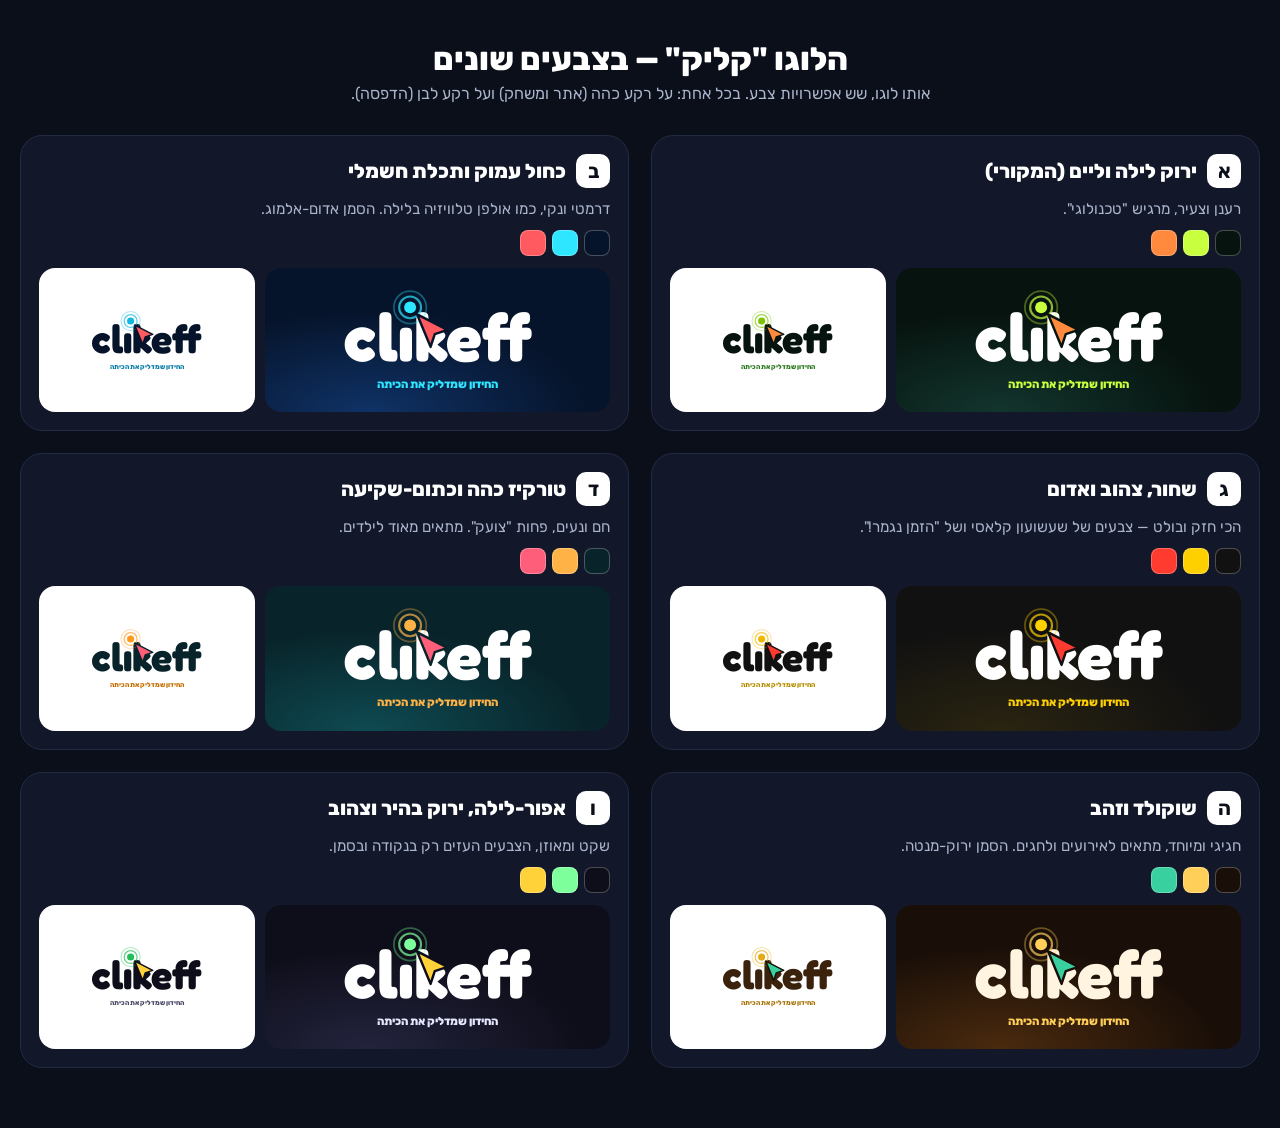
<file: brand/logo-colors.html>
<!doctype html>
<html lang="he" dir="rtl">
<head>
<meta charset="utf-8">
<meta name="viewport" content="width=device-width, initial-scale=1">
<title>Clikeff — צבעים ללוגו "קליק"</title>
<link href="https://fonts.googleapis.com/css2?family=Fredoka:wght@700&family=Rubik:wght@500;800&display=swap" rel="stylesheet">
<style>
  * { box-sizing: border-box; }
  body { margin: 0; font-family: 'Rubik', system-ui, sans-serif; color: #fff; background: #0b0f1a; padding: 40px 16px 60px; }
  h1 { text-align: center; font-weight: 800; margin: 0 0 6px; font-size: 2rem; }
  p.lead { text-align: center; color: #aab4cc; margin: 0 0 32px; }
  .grid { display: grid; grid-template-columns: repeat(auto-fit, minmax(460px, 1fr)); gap: 22px; max-width: 1240px; margin: 0 auto; }
  .opt { background: #121829; border: 1px solid #222b44; border-radius: 22px; padding: 18px; display: grid; gap: 12px; }
  .opt h2 { margin: 0; font-size: 1.25rem; font-weight: 800; display: flex; align-items: center; gap: 10px; }
  .opt h2 b { display: grid; place-items: center; width: 34px; height: 34px; border-radius: 10px; background: #fff; color: #0b0f1a; }
  .opt p { margin: 0; color: #aab4cc; font-size: .95rem; }
  .pair { display: grid; grid-template-columns: 1.6fr 1fr; gap: 10px; }
  .stage { border-radius: 16px; padding: 14px; display: grid; place-items: center; background: radial-gradient(90% 100% at 30% 100%, var(--bg2), var(--bg) 70%); }
  .stage.light { background: #fff; }
  .sw { display: flex; gap: 6px; }
  .sw i { width: 26px; height: 26px; border-radius: 8px; border: 1px solid rgba(255,255,255,.25); }
  svg { width: 100%; height: auto; display: block; }
  @media (max-width: 520px) { .grid { grid-template-columns: 1fr; } .pair { grid-template-columns: 1fr; } }
</style>
</head>
<body>
<h1>הלוגו "קליק" — בצבעים שונים</h1>
<p class="lead">אותו לוגו, שש אפשרויות צבע. בכל אחת: על רקע כהה (אתר ומשחק) ועל רקע לבן (הדפסה).</p>

<!-- הלוגו פעם אחת; הצבעים מגיעים מכל כרטיס -->
<svg width="0" height="0" style="position:absolute" aria-hidden="true">
  <defs>
    <g id="logo">
      <text x="450" y="225" text-anchor="middle" font-family="Fredoka" font-weight="700" font-size="190" style="fill: var(--word)" direction="ltr">clıkeff</text>
      <circle cx="372" cy="72" r="46" fill="none" style="stroke: var(--ring)" stroke-width="5" opacity=".35"/>
      <circle cx="372" cy="72" r="31" fill="none" style="stroke: var(--ring)" stroke-width="6" opacity=".7"/>
      <circle cx="372" cy="72" r="17" style="fill: var(--ring)"/>
      <path d="M392 92 l38 92 l12 -36 l36 -12z" style="fill: var(--cursor); stroke: var(--edge)" stroke-width="7" stroke-linejoin="round"/>
      <text x="450" y="300" text-anchor="middle" font-family="Rubik" font-weight="800" font-size="32" style="fill: var(--tag)">החידון שמדליק את הכיתה</text>
    </g>
  </defs>
</svg>

<div class="grid">

  <section class="opt" style="--bg:#07130f; --bg2:#12352d; --word:#fff; --ring:#c8ff3e; --cursor:#ff8a3d; --edge:#07130f; --tag:#c8ff3e">
    <h2><b>א</b>ירוק לילה וליים (המקורי)</h2>
    <p>רענן וצעיר, מרגיש "טכנולוגי".</p>
    <div class="sw"><i style="background:#07130f"></i><i style="background:#c8ff3e"></i><i style="background:#ff8a3d"></i></div>
    <div class="pair">
      <div class="stage"><svg viewBox="0 0 900 330"><use href="#logo"/></svg></div>
      <div class="stage light" style="--word:#07130f; --tag:#2c7a1f; --ring:#7cc400"><svg viewBox="0 0 900 330"><use href="#logo"/></svg></div>
    </div>
  </section>

  <section class="opt" style="--bg:#06142b; --bg2:#0f3266; --word:#fff; --ring:#2ee6ff; --cursor:#ff5a5f; --edge:#06142b; --tag:#2ee6ff">
    <h2><b>ב</b>כחול עמוק ותכלת חשמלי</h2>
    <p>דרמטי ונקי, כמו אולפן טלוויזיה בלילה. הסמן אדום-אלמוג.</p>
    <div class="sw"><i style="background:#06142b"></i><i style="background:#2ee6ff"></i><i style="background:#ff5a5f"></i></div>
    <div class="pair">
      <div class="stage"><svg viewBox="0 0 900 330"><use href="#logo"/></svg></div>
      <div class="stage light" style="--word:#06142b; --tag:#0a7ea8; --ring:#12b8e0"><svg viewBox="0 0 900 330"><use href="#logo"/></svg></div>
    </div>
  </section>

  <section class="opt" style="--bg:#111111; --bg2:#2a2410; --word:#fff; --ring:#ffd000; --cursor:#ff3b30; --edge:#111111; --tag:#ffd000">
    <h2><b>ג</b>שחור, צהוב ואדום</h2>
    <p>הכי חזק ובולט — צבעים של שעשועון קלאסי ושל "הזמן נגמר!".</p>
    <div class="sw"><i style="background:#111"></i><i style="background:#ffd000"></i><i style="background:#ff3b30"></i></div>
    <div class="pair">
      <div class="stage"><svg viewBox="0 0 900 330"><use href="#logo"/></svg></div>
      <div class="stage light" style="--word:#111; --tag:#b38f00; --ring:#f2b800"><svg viewBox="0 0 900 330"><use href="#logo"/></svg></div>
    </div>
  </section>

  <section class="opt" style="--bg:#08242a; --bg2:#0f4a52; --word:#fff; --ring:#ffb347; --cursor:#ff5e7a; --edge:#08242a; --tag:#ffb347">
    <h2><b>ד</b>טורקיז כהה וכתום-שקיעה</h2>
    <p>חם ונעים, פחות "צועק". מתאים מאוד לילדים.</p>
    <div class="sw"><i style="background:#08242a"></i><i style="background:#ffb347"></i><i style="background:#ff5e7a"></i></div>
    <div class="pair">
      <div class="stage"><svg viewBox="0 0 900 330"><use href="#logo"/></svg></div>
      <div class="stage light" style="--word:#08242a; --tag:#c46f00; --ring:#ff9a1f"><svg viewBox="0 0 900 330"><use href="#logo"/></svg></div>
    </div>
  </section>

  <section class="opt" style="--bg:#1a0f08; --bg2:#4a2a0e; --word:#fff4e0; --ring:#ffcf5a; --cursor:#39d0a0; --edge:#1a0f08; --tag:#ffcf5a">
    <h2><b>ה</b>שוקולד וזהב</h2>
    <p>חגיגי ומיוחד, מתאים לאירועים ולחגים. הסמן ירוק-מנטה.</p>
    <div class="sw"><i style="background:#1a0f08"></i><i style="background:#ffcf5a"></i><i style="background:#39d0a0"></i></div>
    <div class="pair">
      <div class="stage"><svg viewBox="0 0 900 330"><use href="#logo"/></svg></div>
      <div class="stage light" style="--word:#3a220c; --tag:#a8740a; --ring:#e6a91a"><svg viewBox="0 0 900 330"><use href="#logo"/></svg></div>
    </div>
  </section>

  <section class="opt" style="--bg:#0e0e1a; --bg2:#23233d; --word:#fff; --ring:#7dff9b; --cursor:#ffd23a; --edge:#0e0e1a; --tag:#e7e7ff">
    <h2><b>ו</b>אפור-לילה, ירוק בהיר וצהוב</h2>
    <p>שקט ומאוזן, הצבעים העזים רק בנקודה ובסמן.</p>
    <div class="sw"><i style="background:#0e0e1a"></i><i style="background:#7dff9b"></i><i style="background:#ffd23a"></i></div>
    <div class="pair">
      <div class="stage"><svg viewBox="0 0 900 330"><use href="#logo"/></svg></div>
      <div class="stage light" style="--word:#0e0e1a; --tag:#4a4a66; --ring:#1fbf55"><svg viewBox="0 0 900 330"><use href="#logo"/></svg></div>
    </div>
  </section>

</div>
</body>
</html>
</file>
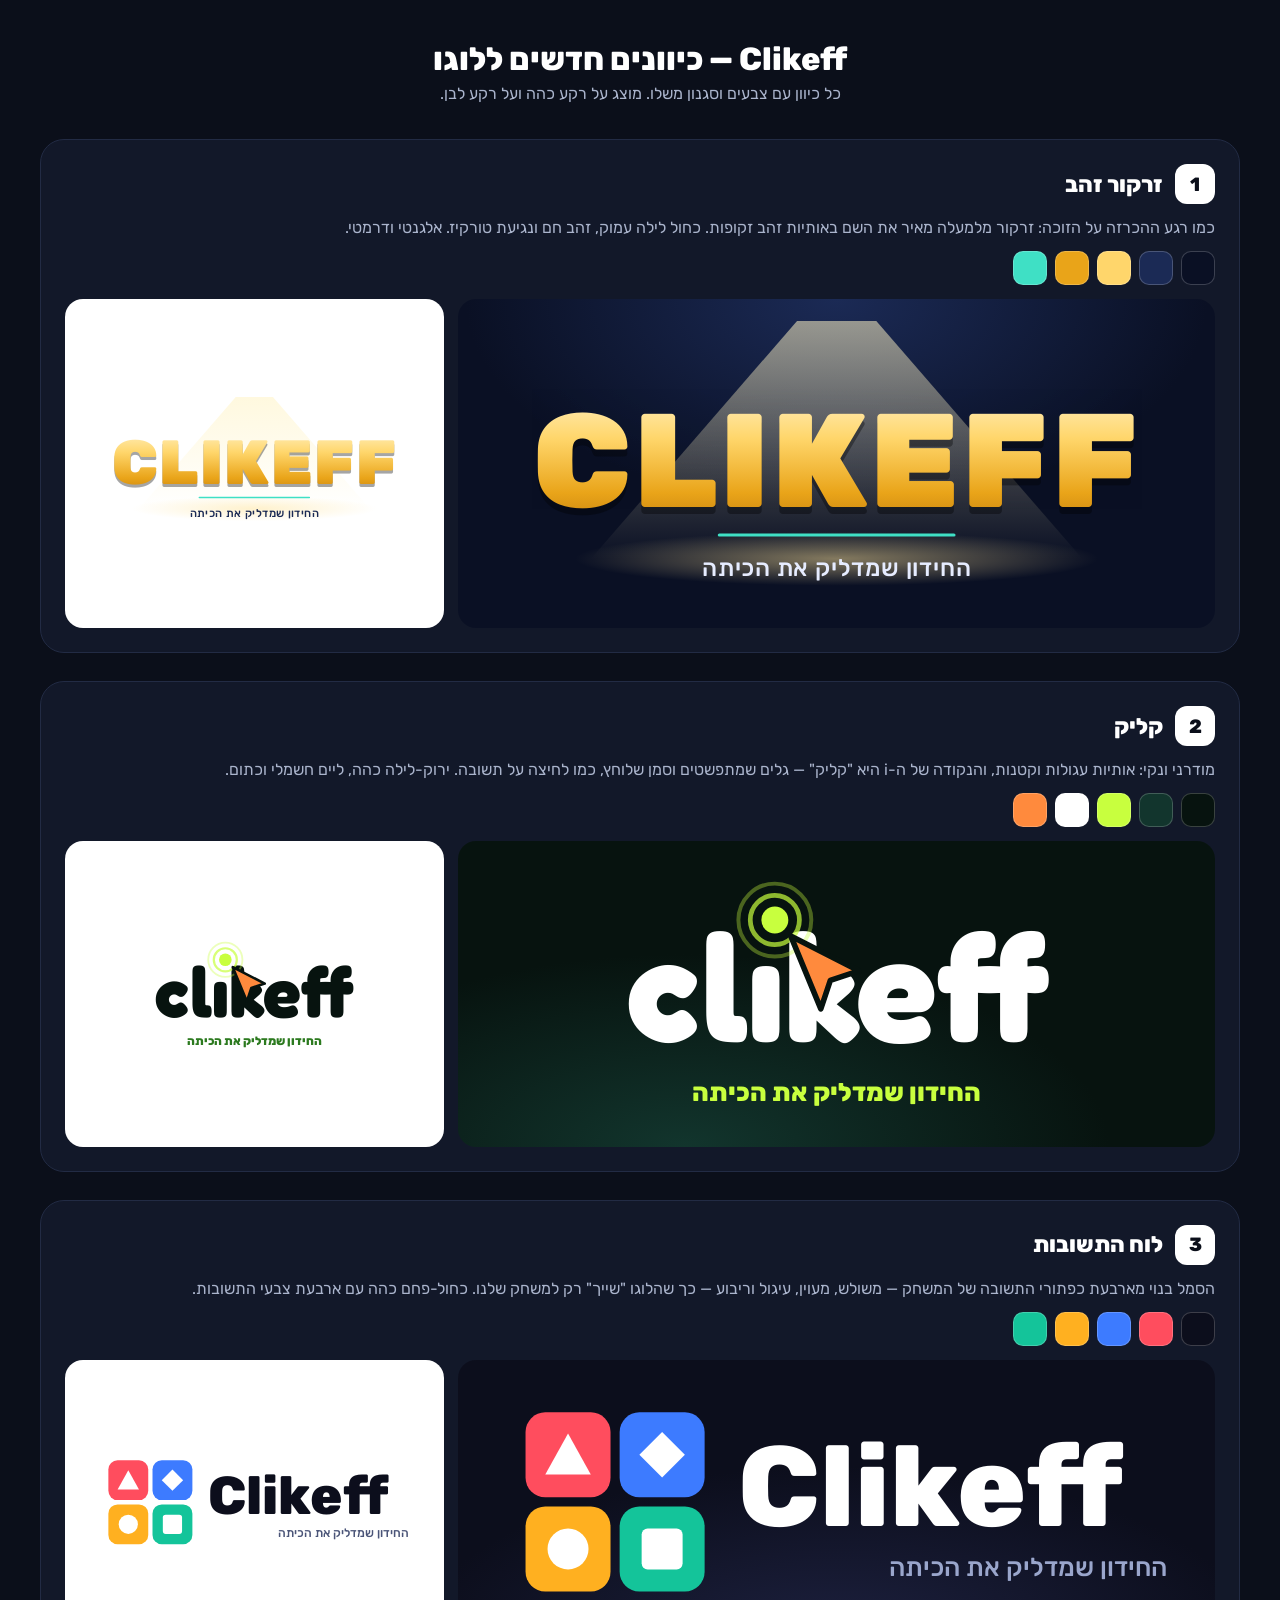
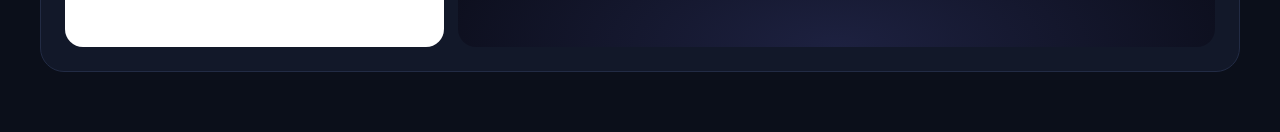
<file: brand/logo-options.html>
<!doctype html>
<html lang="he" dir="rtl">
<head>
<meta charset="utf-8">
<meta name="viewport" content="width=device-width, initial-scale=1">
<title>Clikeff — אפשרויות ללוגו</title>
<link href="https://fonts.googleapis.com/css2?family=Fredoka:wght@600;700&family=Rubik:wght@500;800;900&display=swap" rel="stylesheet">
<style>
  * { box-sizing: border-box; }
  body { margin: 0; min-height: 100vh; font-family: 'Rubik', system-ui, sans-serif; color: #fff; background: #0b0f1a; padding: 40px 16px 60px; }
  h1 { text-align: center; font-weight: 800; margin: 0 0 6px; font-size: 2rem; }
  p.lead { text-align: center; color: #aab4cc; margin: 0 0 36px; }
  .grid { display: grid; gap: 28px; max-width: 1200px; margin: 0 auto; }
  .opt { background: #121829; border: 1px solid #222b44; border-radius: 24px; padding: 24px; display: grid; gap: 14px; }
  .opt h2 { margin: 0; font-size: 1.4rem; font-weight: 800; display: flex; align-items: center; gap: 12px; }
  .opt h2 span { display: grid; place-items: center; width: 40px; height: 40px; border-radius: 12px; background: #fff; color: #0b0f1a; font-size: 1.2rem; }
  .opt p { margin: 0; color: #aab4cc; }
  .swatches { display: flex; gap: 8px; flex-wrap: wrap; }
  .swatches i { width: 34px; height: 34px; border-radius: 10px; border: 1px solid rgba(255,255,255,.2); }
  .row2 { display: grid; grid-template-columns: 2fr 1fr; gap: 14px; }
  .stage { display: grid; place-items: center; border-radius: 18px; padding: 22px; overflow: hidden; }
  .stage.light { background: #ffffff; }
  .s1 { background: radial-gradient(70% 90% at 50% 0%, #1b2a55 0%, #0a1024 70%); }
  .s2 { background: radial-gradient(80% 90% at 30% 100%, #12352d 0%, #07130f 70%); }
  .s3 { background: radial-gradient(80% 90% at 50% 100%, #1d2140 0%, #0c0e1c 70%); }
  svg { width: 100%; height: auto; display: block; }
  @media (max-width: 760px) { .row2 { grid-template-columns: 1fr; } }
</style>
</head>
<body>
<h1>Clikeff — כיוונים חדשים ללוגו</h1>
<p class="lead">כל כיוון עם צבעים וסגנון משלו. מוצג על רקע כהה ועל רקע לבן.</p>

<svg width="0" height="0" style="position:absolute" aria-hidden="true">
  <defs>
    <linearGradient id="gold" x1="0" y1="0" x2="0" y2="1">
      <stop offset="0" stop-color="#fff4cf"/><stop offset=".35" stop-color="#ffd66b"/><stop offset=".7" stop-color="#e9a419"/><stop offset="1" stop-color="#b9740c"/>
    </linearGradient>
    <linearGradient id="beam" x1="0" y1="0" x2="0" y2="1">
      <stop offset="0" stop-color="#fff3c4" stop-opacity=".55"/><stop offset="1" stop-color="#fff3c4" stop-opacity="0"/>
    </linearGradient>
    <radialGradient id="pool" cx=".5" cy=".5" r=".5">
      <stop offset="0" stop-color="#ffe49a" stop-opacity=".5"/><stop offset="1" stop-color="#ffe49a" stop-opacity="0"/>
    </radialGradient>
  </defs>
</svg>

<div class="grid">

  <!-- ===== כיוון 1: זרקור זהב ===== -->
  <section class="opt">
    <h2><span>1</span>זרקור זהב</h2>
    <p>כמו רגע ההכרזה על הזוכה: זרקור מלמעלה מאיר את השם באותיות זהב זקופות. כחול לילה עמוק, זהב חם ונגיעת טורקיז. אלגנטי ודרמטי.</p>
    <div class="swatches"><i style="background:#0a1024"></i><i style="background:#1b2a55"></i><i style="background:#ffd66b"></i><i style="background:#e9a419"></i><i style="background:#3fe0c5"></i></div>
    <div class="row2">
      <div class="stage s1"><svg viewBox="0 0 900 360" role="img" aria-label="Clikeff — זרקור זהב">
        <g id="l1">
          <polygon points="400,0 500,0 760,300 140,300" fill="url(#beam)"/>
          <ellipse cx="450" cy="300" rx="330" ry="34" fill="url(#pool)"/>
          <text x="450" y="243" text-anchor="middle" font-family="Rubik" font-weight="900" font-size="168" letter-spacing="4" fill="#000" opacity=".35" direction="ltr">CLIKEFF</text>
          <text x="450" y="235" text-anchor="middle" font-family="Rubik" font-weight="900" font-size="168" letter-spacing="4" fill="url(#gold)" direction="ltr">CLIKEFF</text>
          <rect x="300" y="268" width="300" height="4" rx="2" fill="#3fe0c5"/>
          <text x="450" y="322" text-anchor="middle" font-family="Rubik" font-weight="500" font-size="30" letter-spacing="1" style="fill: var(--t1, #e6ecff)">החידון שמדליק את הכיתה</text>
        </g>
      </svg></div>
      <div class="stage light"><svg viewBox="0 0 900 360" role="img" aria-label="זרקור זהב על רקע לבן" style="--t1:#1b2a55"><use href="#l1"/></svg></div>
    </div>
  </section>

  <!-- ===== כיוון 2: קליק ===== -->
  <section class="opt">
    <h2><span>2</span>קליק</h2>
    <p>מודרני ונקי: אותיות עגולות וקטנות, והנקודה של ה-i היא "קליק" — גלים שמתפשטים וסמן שלוחץ, כמו לחיצה על תשובה. ירוק-לילה כהה, ליים חשמלי וכתום.</p>
    <div class="swatches"><i style="background:#07130f"></i><i style="background:#12352d"></i><i style="background:#c8ff3e"></i><i style="background:#ffffff"></i><i style="background:#ff8a3d"></i></div>
    <div class="row2">
      <div class="stage s2"><svg viewBox="0 0 900 330" role="img" aria-label="clikeff — קליק">
        <g id="l2">
          <text x="450" y="225" text-anchor="middle" font-family="Fredoka" font-weight="700" font-size="190" style="fill: var(--w2, #ffffff)" direction="ltr">clıkeff</text>
          <g id="dot2">
            <circle cx="372" cy="72" r="46" fill="none" stroke="#c8ff3e" stroke-width="5" opacity=".35"/>
            <circle cx="372" cy="72" r="31" fill="none" stroke="#c8ff3e" stroke-width="6" opacity=".7"/>
            <circle cx="372" cy="72" r="17" fill="#c8ff3e"/>
          </g>
          <path d="M392 92 l38 92 l12 -36 l36 -12z" fill="#ff8a3d" stroke="#07130f" stroke-width="7" stroke-linejoin="round"/>
          <text x="450" y="300" text-anchor="middle" font-family="Rubik" font-weight="800" font-size="32" style="fill: var(--t2, #c8ff3e)">החידון שמדליק את הכיתה</text>
        </g>
      </svg></div>
      <div class="stage light"><svg viewBox="0 0 900 330" role="img" aria-label="קליק על רקע לבן" style="--w2:#07130f; --t2:#2c7a1f"><use href="#l2"/></svg></div>
    </div>
  </section>

  <!-- ===== כיוון 3: לוח התשובות ===== -->
  <section class="opt">
    <h2><span>3</span>לוח התשובות</h2>
    <p>הסמל בנוי מארבעת כפתורי התשובה של המשחק — משולש, מעוין, עיגול וריבוע — כך שהלוגו "שייך" רק למשחק שלנו. כחול-פחם כהה עם ארבעת צבעי התשובות.</p>
    <div class="swatches"><i style="background:#0c0e1c"></i><i style="background:#ff4d5e"></i><i style="background:#3d7bff"></i><i style="background:#ffb020"></i><i style="background:#14c49a"></i></div>
    <div class="row2">
      <div class="stage s3"><svg viewBox="0 0 940 320" role="img" aria-label="Clikeff — לוח התשובות">
        <g id="l3">
          <g transform="translate(60 40)">
            <rect x="0" y="0" width="112" height="112" rx="26" fill="#ff4d5e"/>
            <rect x="124" y="0" width="112" height="112" rx="26" fill="#3d7bff"/>
            <rect x="0" y="124" width="112" height="112" rx="26" fill="#ffb020"/>
            <rect x="124" y="124" width="112" height="112" rx="26" fill="#14c49a"/>
            <path d="M56 28 L86 82 H26z" fill="#fff"/>
            <path d="M180 26 L210 56 L180 86 L150 56z" fill="#fff"/>
            <circle cx="56" cy="180" r="27" fill="#fff"/>
            <rect x="153" y="153" width="54" height="54" rx="8" fill="#fff"/>
          </g>
          <text x="340" y="190" font-family="Rubik" font-weight="800" font-size="150" style="fill: var(--w3, #ffffff)" direction="ltr">Clikeff</text>
          <text x="905" y="255" font-family="Rubik" font-weight="500" font-size="34" style="fill: var(--t3, #9aa6cc)" direction="rtl" text-anchor="start">החידון שמדליק את הכיתה</text>
        </g>
      </svg></div>
      <div class="stage light"><svg viewBox="0 0 940 320" role="img" aria-label="לוח התשובות על רקע לבן" style="--w3:#0c0e1c; --t3:#4b5578"><use href="#l3"/></svg></div>
    </div>
  </section>

</div>
</body>
</html>
</file>
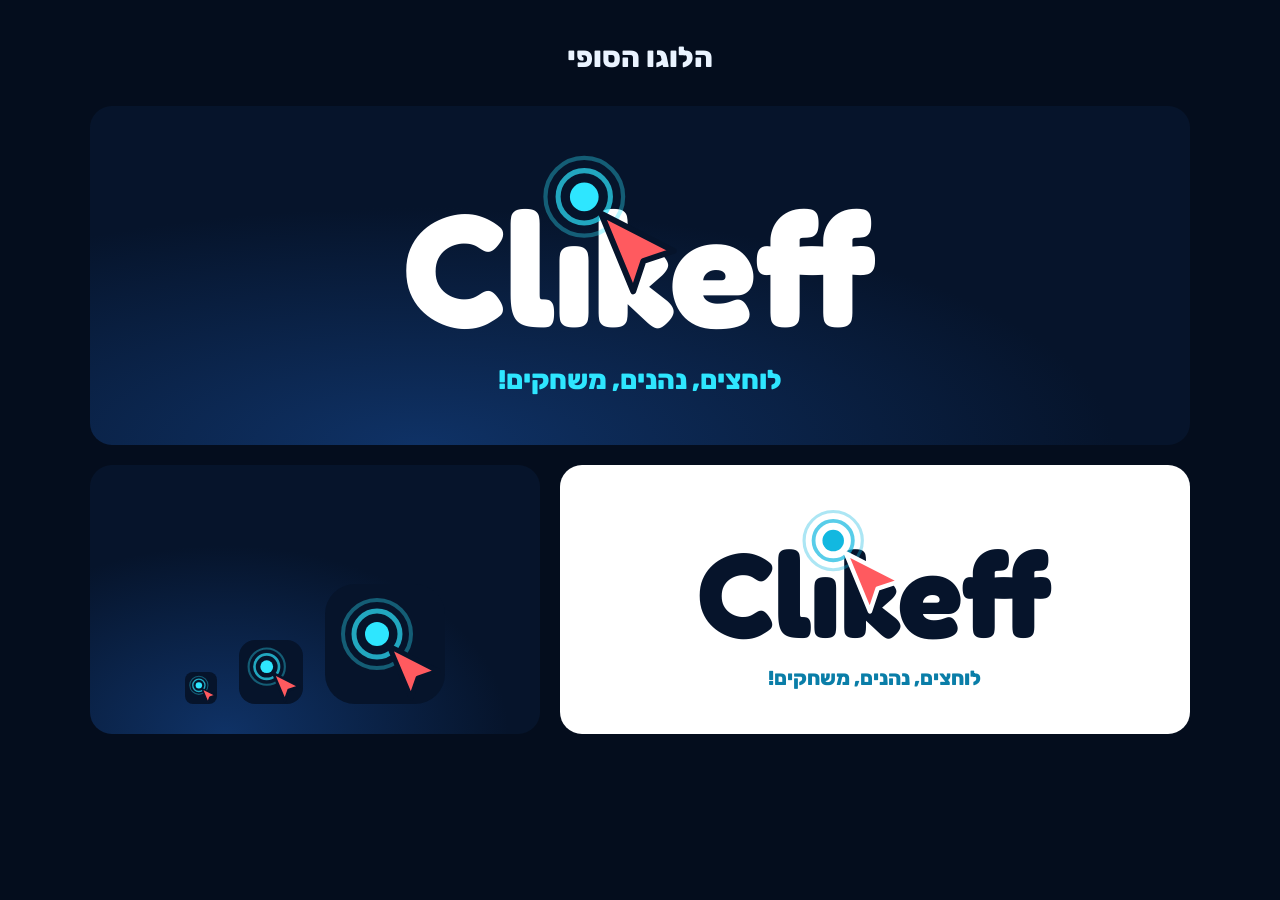
<file: brand/logo.html>
<!doctype html>
<html lang="he" dir="rtl">
<head>
<meta charset="utf-8">
<meta name="viewport" content="width=device-width, initial-scale=1">
<title>Clikeff — הלוגו</title>
<link href="https://fonts.googleapis.com/css2?family=Fredoka:wght@700&family=Rubik:wght@500;800&display=swap" rel="stylesheet">
<style>
  * { box-sizing: border-box; }
  body { margin: 0; font-family: 'Rubik', system-ui, sans-serif; color: #eaf3ff; background: #040d1d; padding: 40px 16px 60px; }
  h1 { text-align: center; font-weight: 800; margin: 0 0 32px; font-size: 1.8rem; }
  .wrap { max-width: 1100px; margin: 0 auto; display: grid; gap: 20px; }
  .stage { border-radius: 22px; padding: 30px; display: grid; align-items: center; min-width: 0; }
  .wrap > .stage svg { max-width: 760px; margin: 0 auto; }
  .dark { background: radial-gradient(90% 100% at 30% 100%, #0f3266, #06142b 70%); }
  .light { background: #fff; }
  .row { display: grid; grid-template-columns: minmax(0, 1.4fr) minmax(0, 1fr); gap: 20px; }
  .icons { display: flex; gap: 22px; align-items: end; justify-content: center; flex-wrap: wrap; }
  .icons svg { width: auto; }
  svg { width: 100%; height: auto; display: block; }
  @media (max-width: 700px) { .row { grid-template-columns: 1fr; } }
</style>
</head>
<body>
<h1>הלוגו הסופי</h1>

<svg width="0" height="0" style="position:absolute" aria-hidden="true">
  <defs>
    <g id="logo">
      <text x="450" y="225" text-anchor="middle" font-family="Fredoka" font-weight="700" font-size="190" style="fill: var(--word, #fff)" direction="ltr">Clıkeff</text>
      <circle cx="384" cy="72" r="46" fill="none" style="stroke: var(--ring, #2ee6ff)" stroke-width="5" opacity=".35"/>
      <circle cx="384" cy="72" r="31" fill="none" style="stroke: var(--ring, #2ee6ff)" stroke-width="6" opacity=".7"/>
      <circle cx="384" cy="72" r="17" style="fill: var(--ring, #2ee6ff)"/>
      <path d="M404 92 l38 92 l12 -36 l36 -12z" style="fill: #ff5a5f; stroke: var(--edge, #06142b)" stroke-width="7" stroke-linejoin="round"/>
      <text x="450" y="300" text-anchor="middle" font-family="Rubik" font-weight="800" font-size="32" style="fill: var(--tag, #2ee6ff)">לוחצים, נהנים, משחקים!</text>
    </g>
    <g id="mark">
      <rect width="120" height="120" rx="30" fill="#06142b"/>
      <circle cx="52" cy="50" r="34" fill="none" stroke="#2ee6ff" stroke-width="4" opacity=".35"/>
      <circle cx="52" cy="50" r="23" fill="none" stroke="#2ee6ff" stroke-width="5" opacity=".7"/>
      <circle cx="52" cy="50" r="12" fill="#2ee6ff"/>
      <path d="M64 62 l22 52 l7 -20 l20 -7z" fill="#ff5a5f" stroke="#06142b" stroke-width="5" stroke-linejoin="round"/>
    </g>
  </defs>
</svg>

<div class="wrap">
  <div class="stage dark"><svg viewBox="0 0 900 330"><use href="#logo"/></svg></div>
  <div class="row">
    <div class="stage light" style="--word:#06142b; --tag:#0a7ea8; --ring:#12b8e0; --edge:#fff"><svg viewBox="0 0 900 330"><use href="#logo"/></svg></div>
    <div class="stage dark icons">
      <svg viewBox="0 0 120 120" style="height:120px"><use href="#mark"/></svg>
      <svg viewBox="0 0 120 120" style="height:64px"><use href="#mark"/></svg>
      <svg viewBox="0 0 120 120" style="height:32px"><use href="#mark"/></svg>
    </div>
  </div>
</div>
</body>
</html>
</file>
